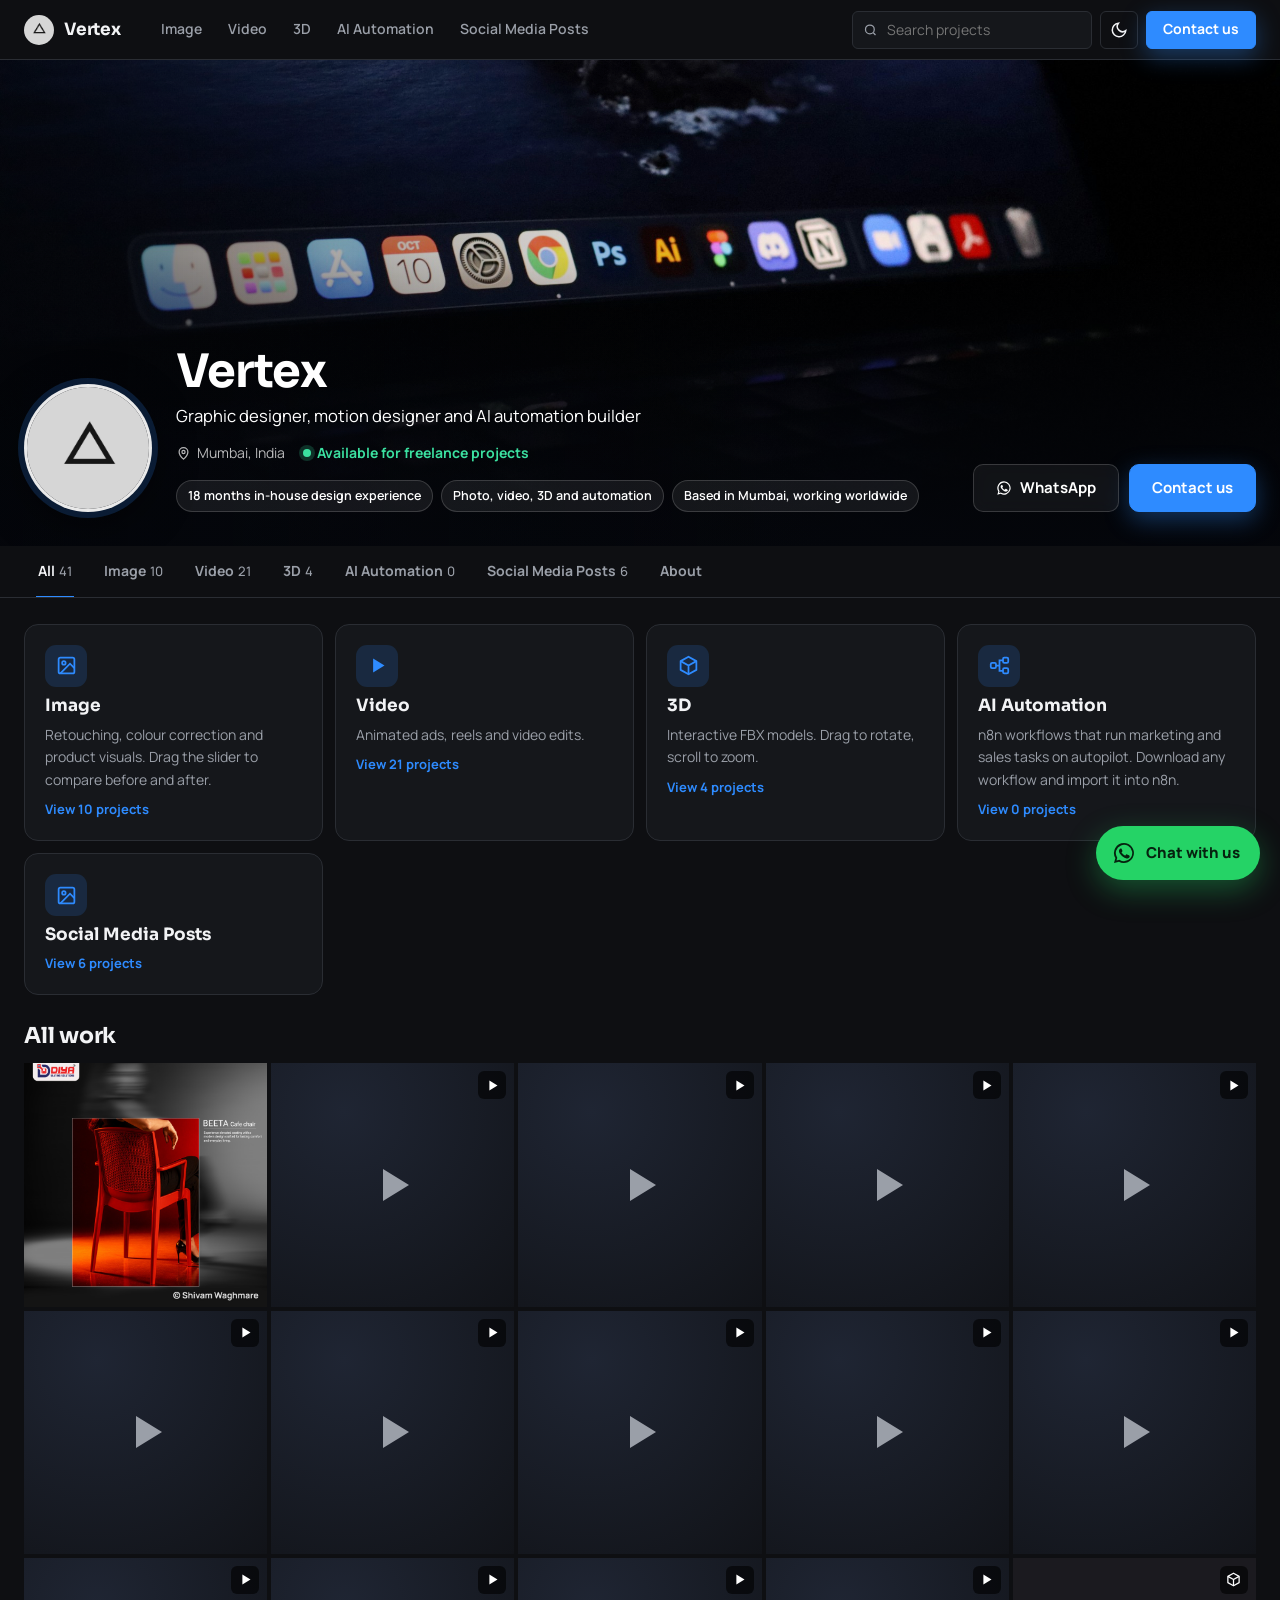
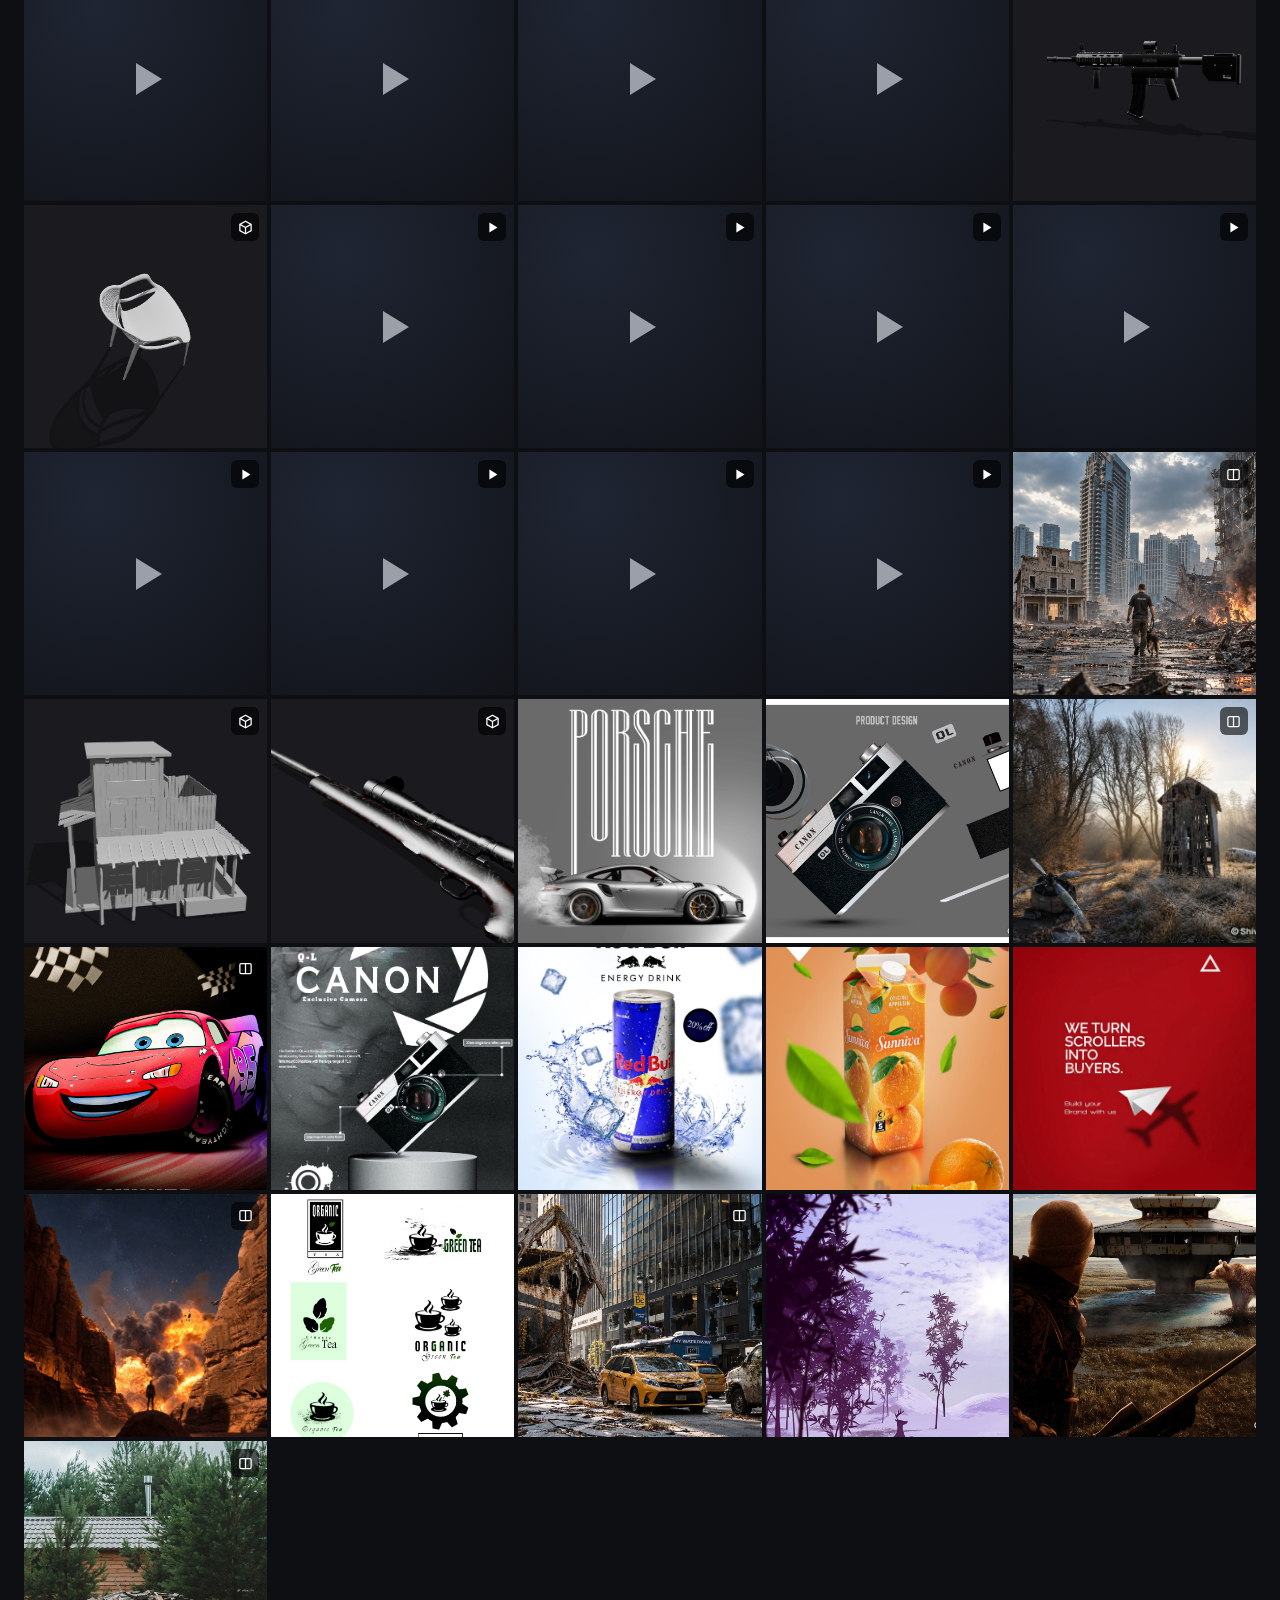
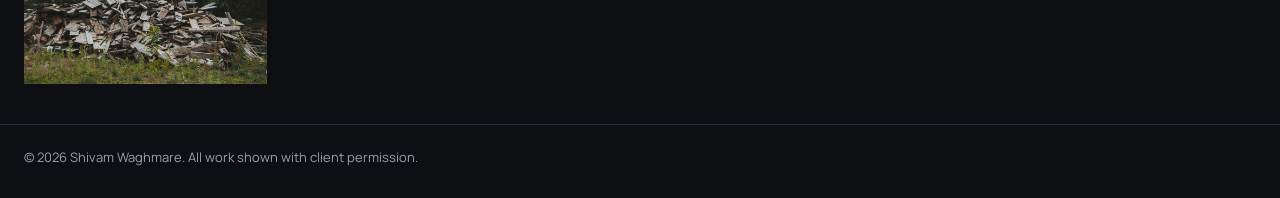
<file: index.html>
<!doctype html>
<html lang="en">
<head>
<meta charset="utf-8">
<meta name="viewport" content="width=device-width, initial-scale=1, viewport-fit=cover">
<title>Portfolio</title>
<meta name="description" content="Portfolio: image editing, motion graphics, 3D models and AI automation.">
<meta name="theme-color" content="#070A12">
<link rel="preconnect" href="https://fonts.googleapis.com">
<link rel="preconnect" href="https://fonts.gstatic.com" crossorigin>
<link href="https://fonts.googleapis.com/css2?family=Manrope:wght@400;500;600;700&family=Sora:wght@600;700&display=swap" rel="stylesheet">
<link rel="stylesheet" href="assets/css/style.css">
<script type="importmap">
{ "imports": {
  "three": "https://cdn.jsdelivr.net/npm/three@0.160.0/build/three.module.js",
  "three/addons/": "https://cdn.jsdelivr.net/npm/three@0.160.0/examples/jsm/"
} }
</script>
<!-- All content (profile, sections, projects) lives in data/portfolio-data.js -->
<script>document.write('<script src="data/portfolio-data.js?v=' + Date.now() + '"><\/script>');</script>
<script>
  (function () {
    var t = null; try { t = localStorage.getItem('pf-theme'); } catch (e) {}
    t = t || ((window.PORTFOLIO || {}).config || {}).defaultTheme || 'dark';
    document.documentElement.dataset.theme = t;
  })();
</script>
</head>
<body>
  <header class="header">
    <div class="wrap">
      <a class="logo" href="#/" id="logo"></a>
      <nav class="top-nav" id="topNav" aria-label="Sections"></nav>
      <div class="header-tools">
        <label class="search" id="searchBox">
          <span class="sr-only">Search projects</span>
          <svg viewBox="0 0 24 24" fill="none" stroke="currentColor" stroke-width="2"><circle cx="11" cy="11" r="7"/><path d="m20 20-3.5-3.5"/></svg>
          <input id="q" type="search" placeholder="Search projects">
        </label>
        <button class="icon-btn" id="searchBtn" aria-label="Search">
          <svg viewBox="0 0 24 24" fill="none" stroke="currentColor" stroke-width="2"><circle cx="11" cy="11" r="7"/><path d="m20 20-3.5-3.5"/></svg>
        </button>
        <button class="icon-btn theme-toggle" id="themeBtn" aria-label="Switch day or night mode">
          <svg class="moon" viewBox="0 0 24 24" fill="none" stroke="currentColor" stroke-width="2"><path d="M21 12.8A9 9 0 1 1 11.2 3a7 7 0 0 0 9.8 9.8z"/></svg>
          <svg class="sun" viewBox="0 0 24 24" fill="none" stroke="currentColor" stroke-width="2"><circle cx="12" cy="12" r="4"/><path d="M12 2v2M12 20v2M4.9 4.9l1.4 1.4M17.7 17.7l1.4 1.4M2 12h2M20 12h2M4.9 19.1l1.4-1.4M17.7 6.3l1.4-1.4"/></svg>
        </button>
        <button class="btn btn-primary" id="hireTop" data-contact>Contact us</button>
      </div>
    </div>
  </header>

  <section class="hero" id="hero">
    <div class="hero-bg" id="heroBg"></div>
    <div class="hero-tools" id="heroTools"></div>
    <div class="wrap hero-wrap"><div class="profile" id="profile"></div></div>
  </section>

  <div class="tabs-bar">
    <div class="wrap"><nav class="tabs" id="tabs" aria-label="Portfolio sections"></nav></div>
  </div>

  <main class="wrap" id="main"></main>

  <footer class="footer"><div class="wrap"><span id="footText"></span><span id="footLinks"></span></div></footer>

  <div class="viewer" id="viewer" hidden role="dialog" aria-modal="true" aria-labelledby="vTitle"></div>
  <a class="fab" id="fab" href="#" target="_blank" rel="noopener" hidden aria-label="Chat on WhatsApp"></a>
  <div class="sheet" id="sheet" hidden role="dialog" aria-modal="true" aria-labelledby="sheetTitle"></div>
  <div class="toast" id="toast" role="status"></div>

  <script src="assets/js/n8n.js"></script>
  <script src="assets/js/site.js"></script>
</body>
</html>
</file>
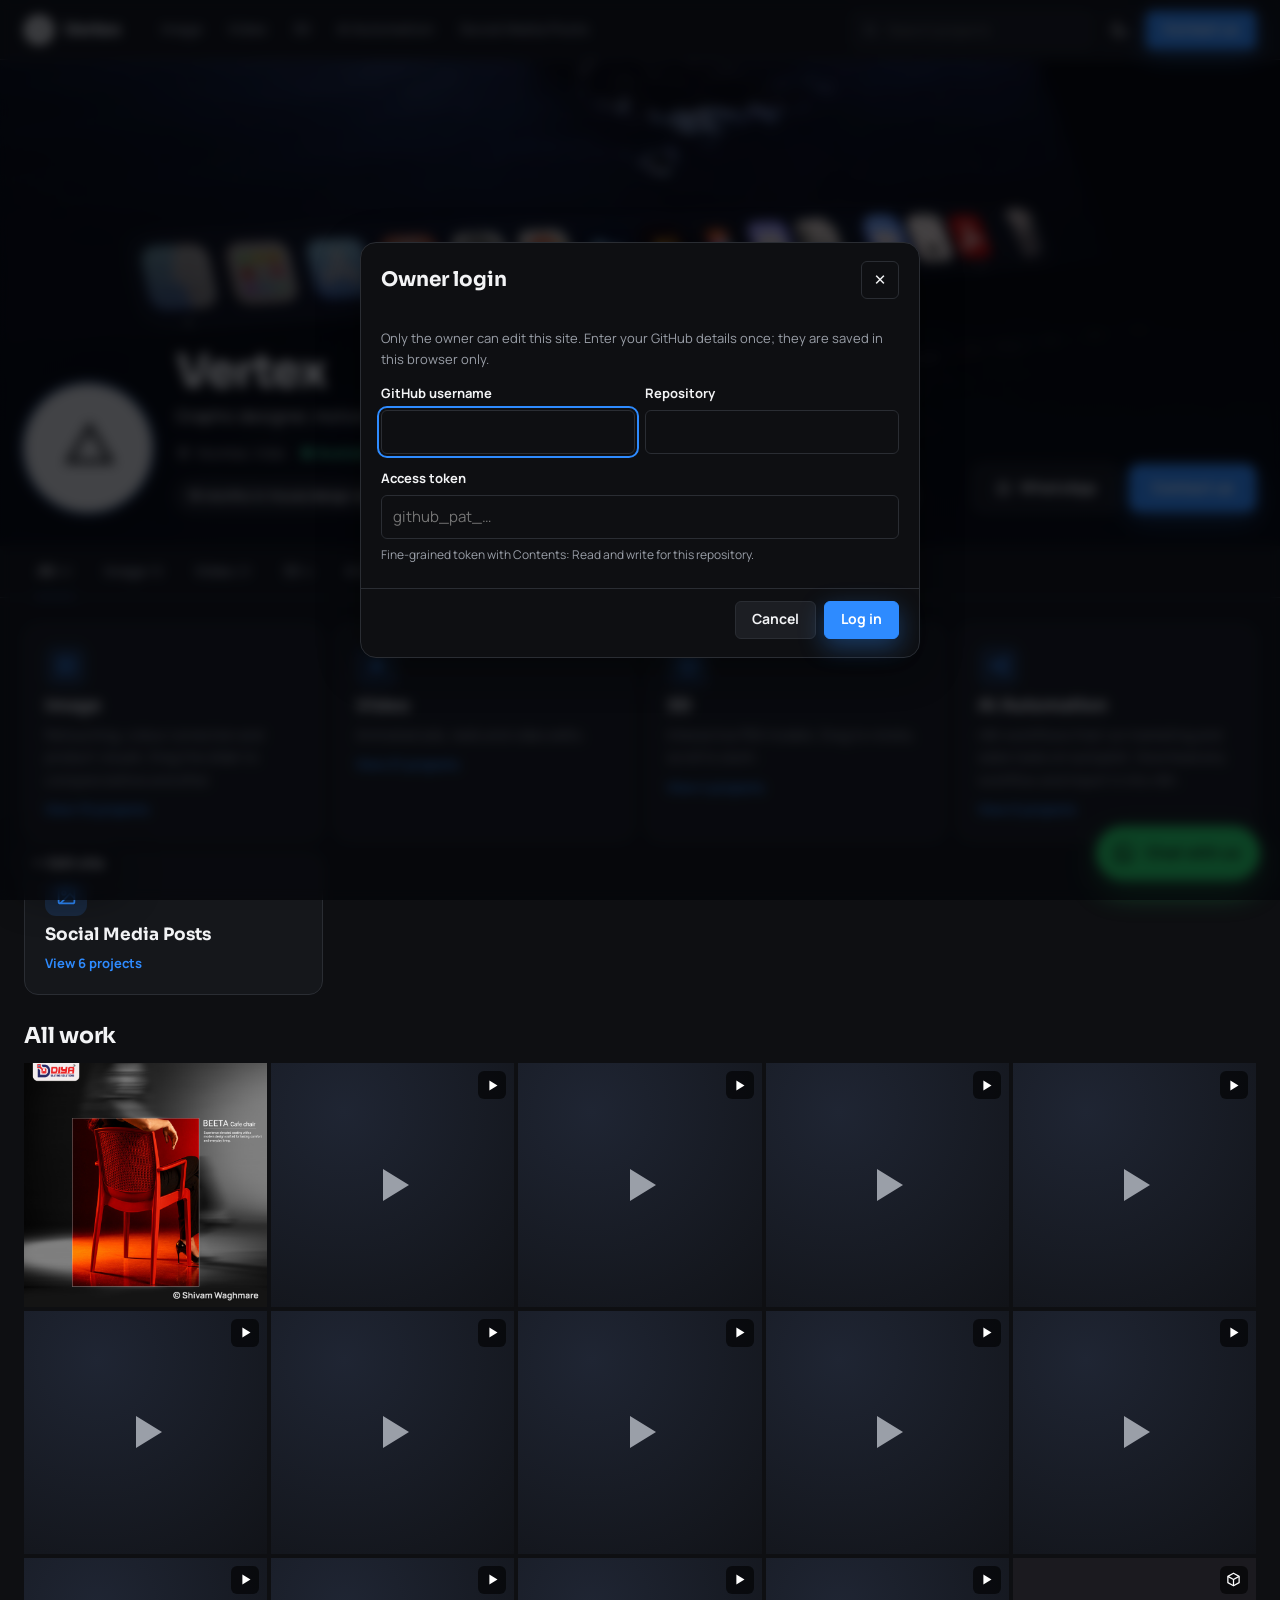
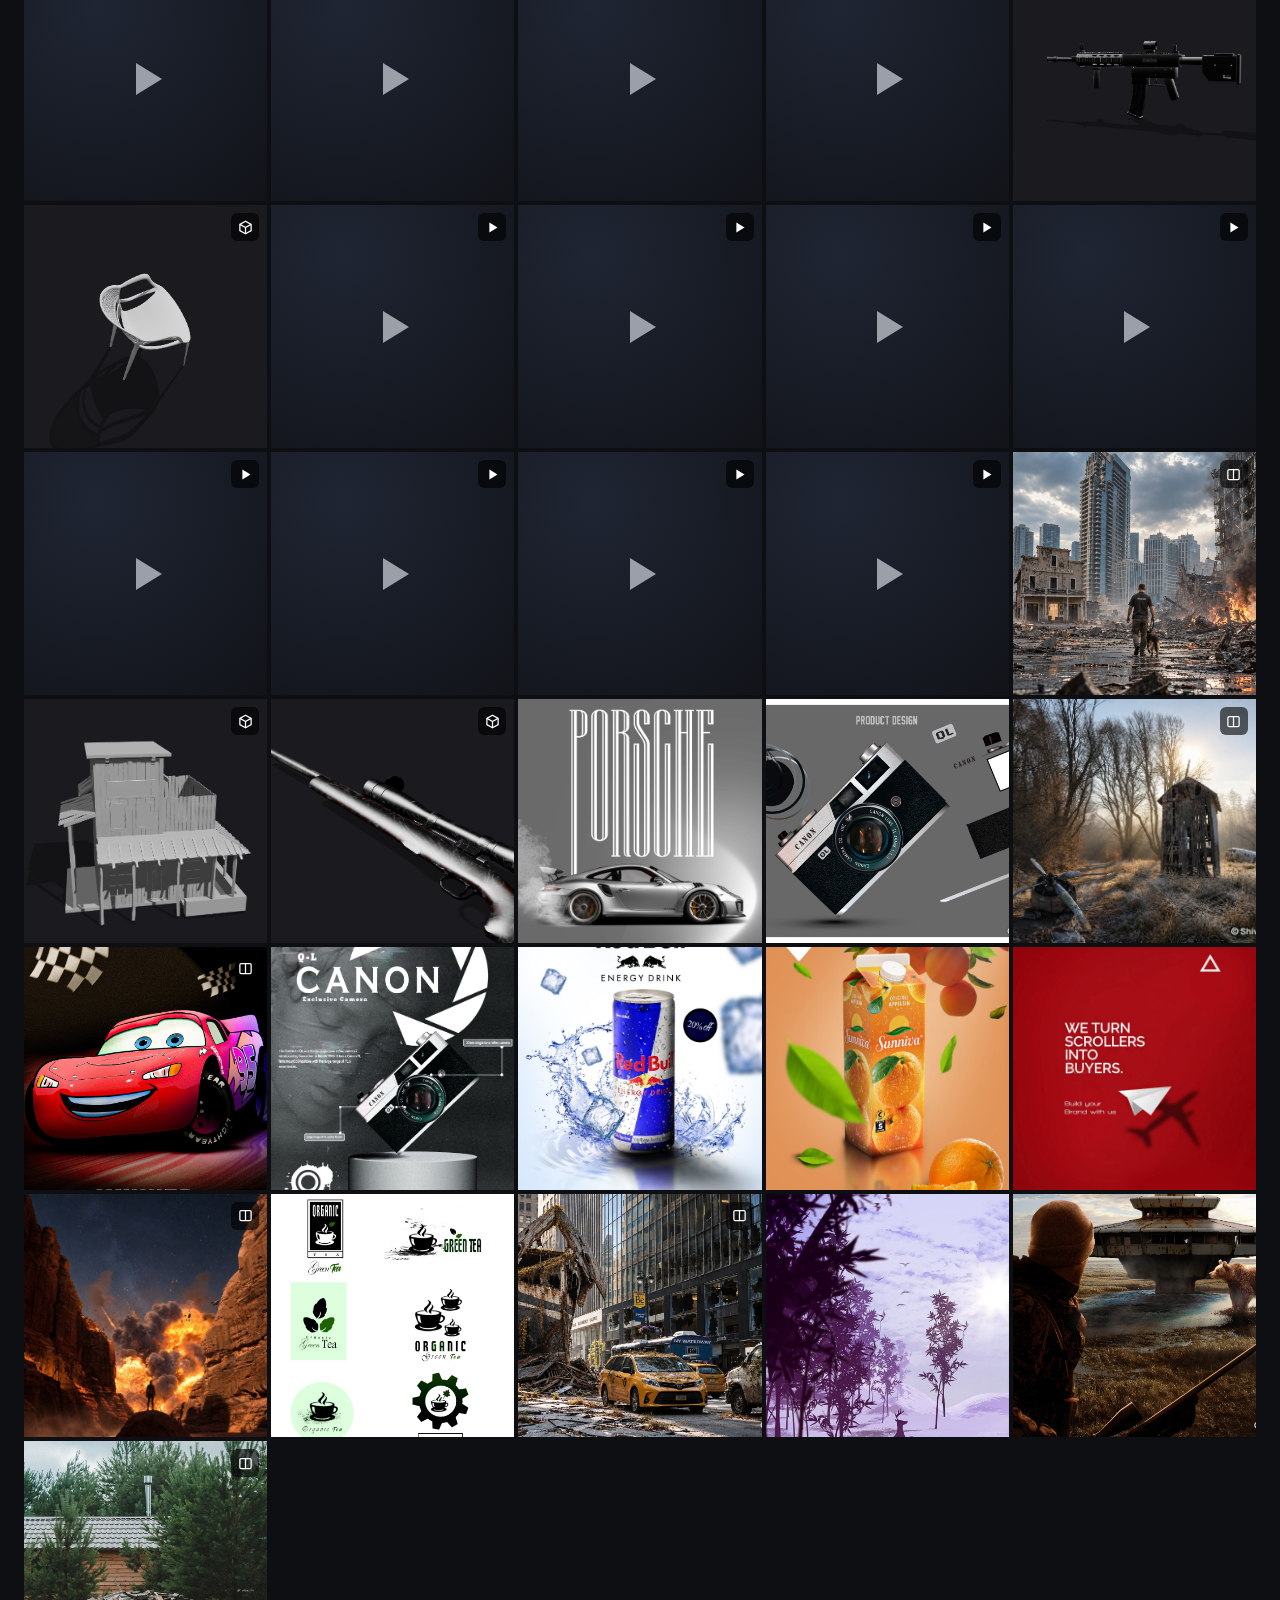
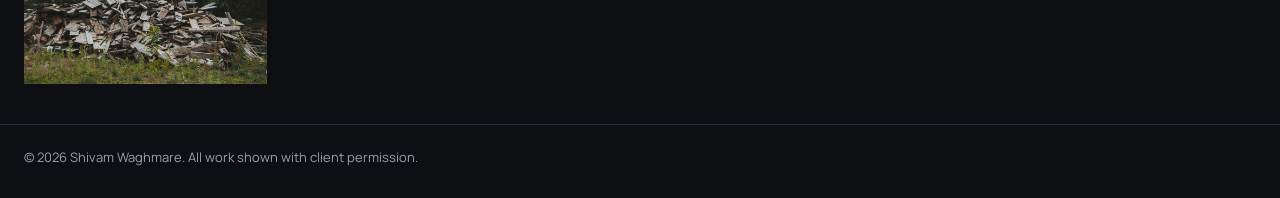
<file: admin.html>
<!doctype html><meta charset="utf-8"><meta name="robots" content="noindex"><title>Edit portfolio</title><meta http-equiv="refresh" content="0; url=index.html#edit"><a href="index.html#edit">Open edit mode</a>
</file>
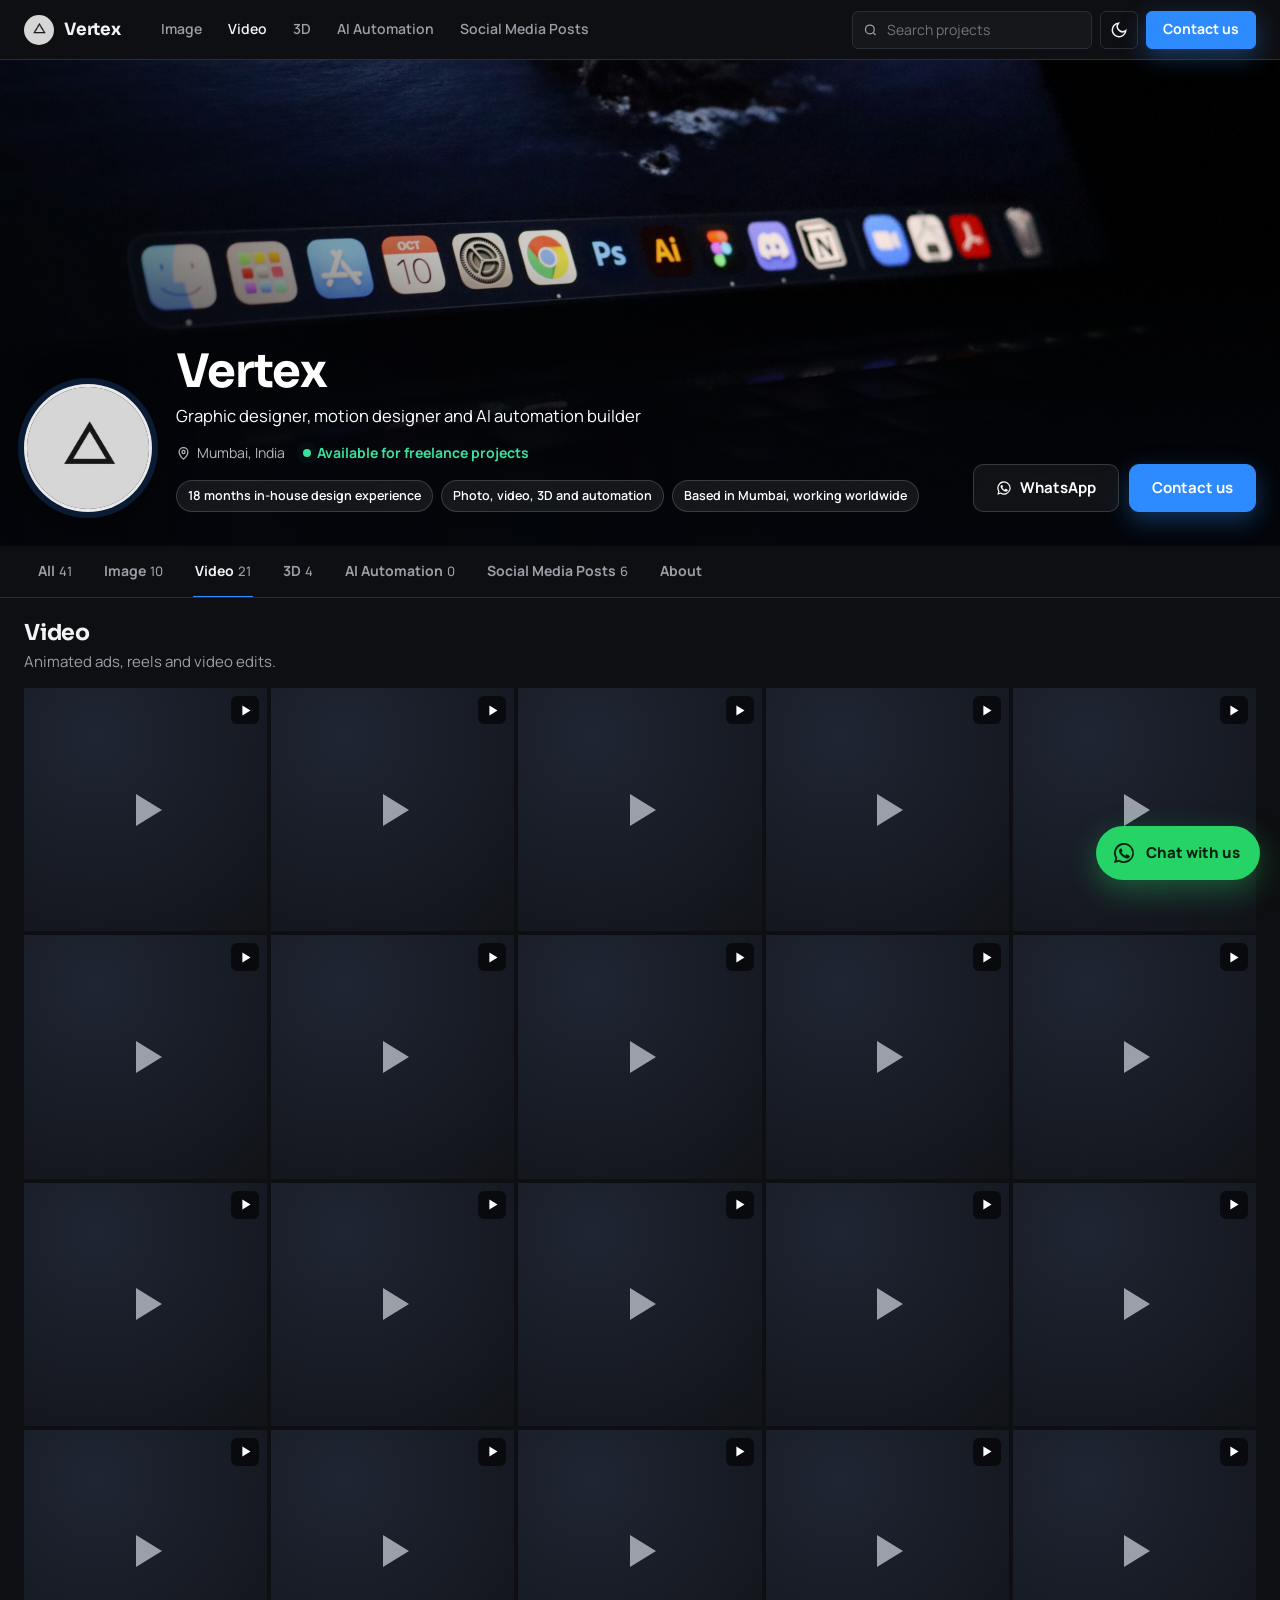
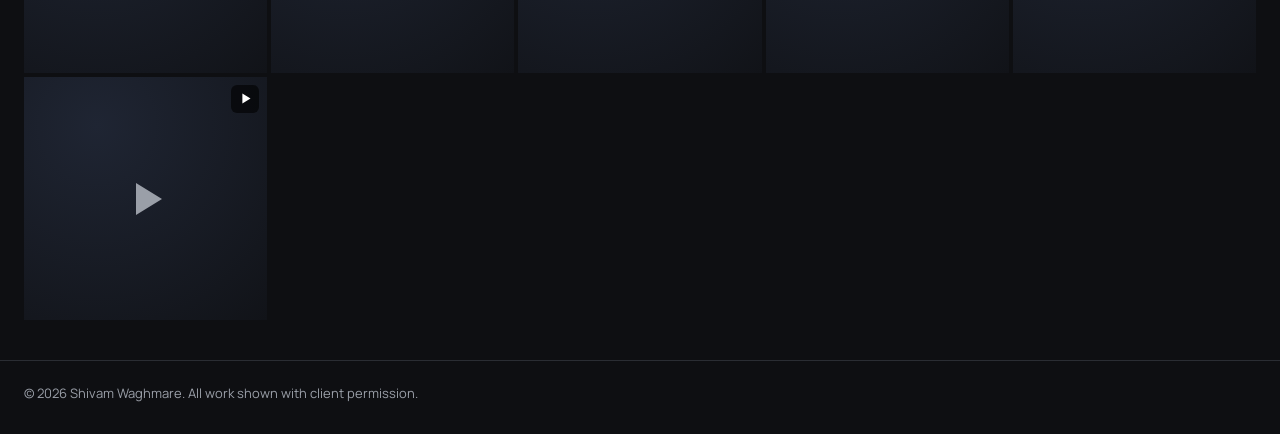
<file: videos.html>
<!doctype html><meta charset="utf-8"><title>Redirecting…</title><meta http-equiv="refresh" content="0; url=index.html#/s/motion-graphics"><a href="index.html#/s/motion-graphics">Go to the portfolio</a>
</file>
<file: assets/css/style.css>
/* ===== Theme tokens. Dark is the default; light mode is the "day" theme. ===== */
:root {
  --accent: #2E8BFF;
  --bg: #0E0F12;
  --bg-2: #15171B;
  --surface: #1C1E23;
  --surface-2: #26292F;
  --ink: #F2F3F5;
  --muted: #9A9FA8;
  --line: #2A2D33;
  --tile: #1A1C20;
  --overlay: rgba(6, 7, 9, .82);
  --shadow: 0 10px 40px rgba(0, 0, 0, .45);
  --font-display: "Sora", "Manrope", system-ui, sans-serif;
  --font-body: "Manrope", system-ui, -apple-system, "Segoe UI", sans-serif;
  --header-h: 60px;
  color-scheme: dark;
}
:root[data-theme="light"] {
  --bg: #FFFFFF;
  --bg-2: #F5F6F8;
  --surface: #EEF0F3;
  --surface-2: #E2E5EA;
  --ink: #121417;
  --muted: #5F6570;
  --line: #E1E4E8;
  --tile: #E9ECEF;
  --overlay: rgba(255, 255, 255, .9);
  --shadow: 0 10px 40px rgba(20, 24, 31, .12);
  color-scheme: light;
}

*, *::before, *::after { box-sizing: border-box; }
[hidden] { display: none !important; }
html, body { margin: 0; }
body { background: var(--bg); color: var(--ink); font: 15px/1.6 var(--font-body); -webkit-font-smoothing: antialiased; }
img, video, canvas { display: block; max-width: 100%; }
a { color: inherit; }
button, input, select, textarea { font: inherit; color: inherit; }
:focus-visible { outline: 2px solid var(--accent); outline-offset: 2px; }
.sr-only { position: absolute; width: 1px; height: 1px; overflow: hidden; clip: rect(0 0 0 0); white-space: nowrap; }
.wrap { width: min(1680px, 100%); margin: 0 auto; padding: 0 24px; }

/* ===== Buttons ===== */
.btn {
  display: inline-flex; align-items: center; justify-content: center; gap: 8px; height: 38px; padding: 0 16px;
  border-radius: 6px; border: 1px solid var(--line); background: var(--surface); color: var(--ink);
  font-weight: 700; font-size: 14px; text-decoration: none; cursor: pointer; white-space: nowrap;
}
.btn:hover { background: var(--surface-2); }
.btn-primary { background: var(--accent); border-color: var(--accent); color: #fff; }
.btn-primary:hover { background: color-mix(in srgb, var(--accent) 85%, #000); }
.btn-ghost { background: transparent; }
.btn-danger { color: #FF5A6E; }
.btn svg { width: 16px; height: 16px; flex: none; }
.icon-btn { width: 38px; height: 38px; padding: 0; border-radius: 6px; border: 1px solid var(--line); background: transparent; display: inline-grid; place-items: center; cursor: pointer; color: var(--ink); text-decoration: none; }
.icon-btn:hover { background: var(--surface); }
.icon-btn svg { width: 18px; height: 18px; }

/* ===== Header ===== */
.header { position: sticky; top: 0; z-index: 50; height: var(--header-h); background: var(--bg); border-bottom: 1px solid var(--line); }
.header .wrap { height: 100%; display: flex; align-items: center; gap: 20px; }
.logo { display: flex; align-items: center; gap: 10px; text-decoration: none; font: 700 17px/1 var(--font-display); letter-spacing: -.01em; white-space: nowrap; }
.logo img { width: 30px; height: 30px; border-radius: 50%; object-fit: cover; }
.top-nav { display: flex; gap: 2px; margin-left: 8px; overflow-x: auto; scrollbar-width: none; }
.top-nav::-webkit-scrollbar { display: none; }
.top-nav a { padding: 8px 12px; border-radius: 6px; text-decoration: none; color: var(--muted); font-weight: 600; font-size: 14px; white-space: nowrap; }
.top-nav a:hover { color: var(--ink); background: var(--surface); }
.top-nav a.active { color: var(--ink); }
.header-tools { margin-left: auto; display: flex; align-items: center; gap: 8px; }
.search { position: relative; width: 240px; }
.search input { width: 100%; height: 38px; border-radius: 6px; border: 1px solid var(--line); background: var(--bg-2); padding: 0 12px 0 34px; font-size: 14px; }
.search svg { position: absolute; left: 11px; top: 50%; transform: translateY(-50%); width: 15px; height: 15px; color: var(--muted); }
#searchBtn { display: none; }
.theme-toggle .sun { display: none; }
:root[data-theme="light"] .theme-toggle .sun { display: block; }
:root[data-theme="light"] .theme-toggle .moon { display: none; }

/* ===== Hero: banner + profile. The hero stays dark in both themes. ===== */
.hero {
  --h-ink: #FFFFFF; --h-muted: rgba(255, 255, 255, .72); --h-line: rgba(255, 255, 255, .16);
  position: relative; overflow: hidden; isolation: isolate; color: var(--h-ink);
  background: radial-gradient(120% 90% at 70% 10%, #0E1A33 0%, #070A12 55%, #04060B 100%);
  min-height: clamp(420px, 38vw, 580px); display: flex; align-items: flex-end;
}
.hero-bg { position: absolute; inset: 0; z-index: -2; background: center/cover no-repeat; }
.hero:not(.has-banner) .hero-bg {
  background:
    radial-gradient(40% 60% at 80% 20%, color-mix(in srgb, var(--accent) 35%, transparent), transparent 70%),
    radial-gradient(35% 50% at 15% 10%, rgba(155, 107, 255, .25), transparent 70%),
    linear-gradient(transparent 0 0);
}
.hero-tools { position: absolute; top: 16px; right: 16px; z-index: 3; display: flex; gap: 8px; }
.hero::after {
  content: ""; position: absolute; inset: 0; z-index: -1; pointer-events: none;
  background:
    linear-gradient(90deg, rgba(4, 6, 11, .6) 0%, rgba(4, 6, 11, .2) 40%, rgba(4, 6, 11, 0) 65%),
    linear-gradient(0deg, rgba(4, 6, 11, .96) 0%, rgba(4, 6, 11, .55) 28%, rgba(4, 6, 11, 0) 60%);
}
.hero-wrap { width: min(1680px, 100%); }

.profile { position: relative; width: 100%; display: grid; grid-template-columns: auto 1fr auto; gap: 24px; align-items: end; padding-top: 120px; padding-bottom: 34px; pointer-events: none; }
.profile > * { pointer-events: auto; }
.avatar { width: 128px; height: 128px; border-radius: 50%; object-fit: cover; border: 3px solid rgba(255, 255, 255, .9); background: var(--surface); box-shadow: 0 0 0 6px rgba(46, 139, 255, .18), 0 12px 40px rgba(0, 0, 0, .5); }
.profile h1 { font: 700 clamp(30px, 3.6vw, 48px)/1.05 var(--font-display); letter-spacing: -.025em; margin: 0 0 8px; color: var(--h-ink); }
.headline { margin: 0; color: var(--h-ink); font-size: clamp(15px, 1.3vw, 18px); max-width: 52ch; }
.meta-row { display: flex; flex-wrap: wrap; gap: 6px 18px; margin-top: 12px; color: var(--h-muted); font-size: 14px; }
.meta-row span { display: inline-flex; align-items: center; gap: 6px; }
.meta-row svg { width: 15px; height: 15px; }
.avail { color: #3BE0A0; font-weight: 700; }
.avail::before { content: ""; width: 8px; height: 8px; border-radius: 50%; background: currentColor; display: inline-block; box-shadow: 0 0 0 4px rgba(59, 224, 160, .2); animation: pulse 2s infinite; }
@keyframes pulse { 50% { box-shadow: 0 0 0 7px rgba(59, 224, 160, 0); } }
.profile-actions { display: flex; gap: 10px; flex-wrap: wrap; justify-content: flex-end; align-items: center; }
.hero .btn:not(.btn-primary) { background: rgba(255, 255, 255, .06); border-color: var(--h-line); color: #fff; backdrop-filter: blur(8px); }
.hero .btn:not(.btn-primary):hover { background: rgba(255, 255, 255, .14); }
.hero .icon-btn { color: #fff; border-color: var(--h-line); background: rgba(255, 255, 255, .06); }
.btn-lg { height: 48px; padding: 0 22px; font-size: 15px; border-radius: 10px; }
.btn-primary { box-shadow: 0 8px 24px color-mix(in srgb, var(--accent) 35%, transparent); }
.socials { display: flex; gap: 6px; }
.trust { display: flex; flex-wrap: wrap; gap: 8px; margin-top: 16px; }
.trust span { font-size: 12.5px; font-weight: 600; color: #fff; padding: 5px 11px; border-radius: 999px; background: rgba(255, 255, 255, .07); border: 1px solid var(--h-line); }

/* ===== Services ===== */
.services { display: grid; grid-template-columns: repeat(auto-fit, minmax(240px, 1fr)); gap: 12px; padding: 26px 0 6px; }
.svc { display: grid; gap: 8px; align-content: start; padding: 20px; border-radius: 14px; background: var(--bg-2); border: 1px solid var(--line); text-decoration: none; transition: border-color .2s, transform .2s; }
.svc:hover { border-color: color-mix(in srgb, var(--accent) 60%, var(--line)); transform: translateY(-2px); }
.svc .ic { width: 42px; height: 42px; border-radius: 11px; display: grid; place-items: center; background: color-mix(in srgb, var(--accent) 16%, transparent); color: var(--accent); }
.svc .ic svg { width: 21px; height: 21px; }
.svc b { font: 700 17px/1.25 var(--font-display); }
.svc p { margin: 0; color: var(--muted); font-size: 14px; }
.svc span { font-size: 13px; font-weight: 700; color: var(--accent); }

/* ===== Tabs ===== */
.tabs-bar { position: sticky; top: var(--header-h); z-index: 40; background: var(--bg); border-bottom: 1px solid var(--line); }
.tabs { display: flex; gap: 4px; overflow-x: auto; scrollbar-width: none; }
.tabs::-webkit-scrollbar { display: none; }
.tabs a { position: relative; padding: 14px 14px; text-decoration: none; color: var(--muted); font-weight: 700; font-size: 14px; white-space: nowrap; }
.tabs a:hover { color: var(--ink); }
.tabs a.active { color: var(--ink); }
.tabs a.active::after { content: ""; position: absolute; left: 12px; right: 12px; bottom: -1px; height: 2px; background: var(--accent); }
.tabs .n { color: var(--muted); font-weight: 500; margin-left: 4px; font-size: 13px; }

.section-head { display: flex; align-items: baseline; justify-content: space-between; gap: 16px; padding: 22px 0 14px; flex-wrap: wrap; }
.section-head h2 { font: 700 22px/1.2 var(--font-display); margin: 0; letter-spacing: -.01em; }
.section-head p { margin: 4px 0 0; color: var(--muted); max-width: 70ch; }
.sort select { height: 34px; border-radius: 6px; border: 1px solid var(--line); background: var(--bg-2); padding: 0 10px; font-size: 13px; }

/* ===== Grid of square tiles ===== */
.grid { display: grid; grid-template-columns: repeat(auto-fill, minmax(230px, 1fr)); gap: 4px; padding-bottom: 40px; }
.tile { position: relative; aspect-ratio: 1; overflow: hidden; background: var(--tile); cursor: pointer; border: 0; padding: 0; text-align: left; display: block; }
.tile img, .tile video, .tile .tile-svg { width: 100%; height: 100%; object-fit: cover; transition: transform .35s ease; }
.tile .tile-svg { display: grid; place-items: center; padding: 14px; background: radial-gradient(circle at 30% 20%, #1F2533, #111318); }
:root[data-theme="light"] .tile .tile-svg { background: radial-gradient(circle at 30% 20%, #FFFFFF, #E9ECF1); }
.tile .tile-svg svg { width: 100%; height: 100%; }
.tile .tile-svg > svg:not(.n8n-svg) { width: 48px; height: 48px; }
.tile:hover img, .tile:hover .tile-svg, .tile:focus-visible img { transform: scale(1.04); }
.tile-info {
  position: absolute; inset: auto 0 0 0; padding: 36px 12px 10px; color: #fff;
  background: linear-gradient(transparent, rgba(0, 0, 0, .8)); opacity: 0; transition: opacity .2s;
}
.tile:hover .tile-info, .tile:focus-visible .tile-info { opacity: 1; }
.tile-info b { display: block; font-size: 14px; line-height: 1.3; }
.tile-info span { font-size: 12px; opacity: .8; }
.badge { position: absolute; top: 8px; right: 8px; width: 28px; height: 28px; border-radius: 6px; background: rgba(0, 0, 0, .6); color: #fff; display: grid; place-items: center; }
.badge svg { width: 15px; height: 15px; }
.star { position: absolute; top: 8px; left: 8px; font-size: 11px; font-weight: 700; background: var(--accent); color: #fff; padding: 2px 8px; border-radius: 4px; }
@media (hover: none) { .tile-info { opacity: 1; } }
.empty { grid-column: 1/-1; padding: 60px 20px; text-align: center; color: var(--muted); border: 1px dashed var(--line); border-radius: 8px; }

/* ===== About ===== */
.about { display: grid; grid-template-columns: minmax(0, 1.4fr) minmax(280px, 1fr); gap: 32px; padding: 28px 0 60px; }
.about h2 { font: 700 20px/1.2 var(--font-display); margin: 0 0 12px; }
.about p { margin: 0 0 16px; max-width: 68ch; }
.card { background: var(--bg-2); border: 1px solid var(--line); border-radius: 10px; padding: 20px; margin-bottom: 16px; }
.chips { display: flex; flex-wrap: wrap; gap: 6px; }
.chip { font-size: 13px; padding: 5px 11px; border-radius: 999px; background: var(--surface); border: 1px solid var(--line); }
.exp { list-style: none; margin: 0; padding: 0; display: grid; gap: 14px; }
.exp b { display: block; }
.exp span { color: var(--muted); font-size: 14px; }
.contact-list { display: grid; gap: 8px; }
.contact-list a { display: flex; align-items: center; gap: 10px; text-decoration: none; padding: 10px 12px; border-radius: 8px; background: var(--surface); font-weight: 600; font-size: 14px; word-break: break-all; }
.contact-list a:hover { background: var(--surface-2); }
.contact-list svg { width: 18px; height: 18px; flex: none; color: var(--accent); }

.footer { border-top: 1px solid var(--line); padding: 22px 0 30px; color: var(--muted); font-size: 13px; }
.footer .wrap { display: flex; justify-content: space-between; gap: 12px; flex-wrap: wrap; }
.footer a { color: var(--muted); }

/* ===== Project viewer (full page overlay) ===== */
.viewer:focus { outline: none; }
.viewer { position: fixed; inset: 0; z-index: 100; background: var(--bg); overflow-y: auto; }
.viewer-top { position: sticky; top: 0; z-index: 5; height: 56px; display: flex; align-items: center; gap: 8px; padding: 0 16px; background: var(--bg); border-bottom: 1px solid var(--line); }
.viewer-top .title { font-weight: 700; overflow: hidden; text-overflow: ellipsis; white-space: nowrap; flex: 1; }
.viewer-body { display: grid; grid-template-columns: minmax(0, 1fr) 380px; min-height: calc(100vh - 56px); }
.viewer-media { padding: 24px; display: grid; gap: 16px; align-content: start; justify-items: center; background: var(--bg-2); }
.viewer-media > * { width: 100%; max-width: 1280px; }
.viewer-media img { width: 100%; height: auto; border-radius: 4px; }
.viewer-media video, .viewer-media iframe { width: 100%; aspect-ratio: 16/9; border: 0; border-radius: 4px; background: #000; }
.viewer-side { border-left: 1px solid var(--line); padding: 24px; display: grid; gap: 18px; align-content: start; }
.viewer-side .artist { display: flex; align-items: center; gap: 12px; }
.viewer-side .artist img { width: 48px; height: 48px; border-radius: 50%; object-fit: cover; }
.viewer-side .artist b { display: block; }
.viewer-side .artist span { color: var(--muted); font-size: 13px; }
.viewer-side h1 { font: 700 24px/1.2 var(--font-display); margin: 0; letter-spacing: -.01em; }
.viewer-side p { margin: 0; white-space: pre-line; }
.label { font-size: 13px; color: var(--muted); font-weight: 600; margin-bottom: 8px; }
.kv { display: grid; grid-template-columns: auto 1fr; gap: 6px 16px; font-size: 14px; margin: 0; }
.kv dt { color: var(--muted); }
.kv dd { margin: 0; }
.more { display: grid; grid-template-columns: repeat(3, 1fr); gap: 4px; }
.more .tile-info { display: none; }

/* Before / after slider */
.ba { position: relative; overflow: hidden; border-radius: 4px; user-select: none; touch-action: pan-y; cursor: ew-resize; background: #000; }
.ba img { width: 100%; height: auto; pointer-events: none; }
.ba .ba-before { position: absolute; inset: 0; clip-path: inset(0 calc(100% - var(--pos, 50%)) 0 0); }
.ba .ba-before img { width: 100%; height: 100%; object-fit: cover; }
.ba .ba-line { position: absolute; top: 0; bottom: 0; left: var(--pos, 50%); width: 2px; background: #fff; transform: translateX(-1px); }
.ba .ba-knob { position: absolute; top: 50%; left: var(--pos, 50%); width: 44px; height: 44px; border-radius: 50%; background: #fff; color: #111; display: grid; place-items: center; transform: translate(-50%, -50%); box-shadow: 0 4px 16px rgba(0, 0, 0, .4); }
.ba .ba-tag { position: absolute; top: 12px; padding: 3px 10px; border-radius: 4px; background: rgba(0, 0, 0, .6); color: #fff; font-size: 12px; font-weight: 700; }
.ba .ba-tag.l { left: 12px; } .ba .ba-tag.r { right: 12px; }
.ba input[type=range] { position: absolute; inset: 0; width: 100%; height: 100%; opacity: 0; cursor: ew-resize; margin: 0; }

/* 3D viewer */
.v3d-wrap { position: relative; }
.v3d { position: relative; width: 100%; aspect-ratio: 16/10; max-height: calc(100vh - 170px); border-radius: 4px; overflow: hidden; background: radial-gradient(circle at 50% 35%, #2A2E36, #121418); }
:root[data-theme="light"] .v3d { background: radial-gradient(circle at 50% 35%, #FFFFFF, #DDE1E7); }
.v3d canvas { width: 100% !important; height: 100% !important; cursor: grab; }
.v3d canvas:active { cursor: grabbing; }
.v3d-status { position: absolute; inset: 0; display: grid; place-items: center; color: var(--muted); font-size: 14px; padding: 20px; text-align: center; }
.v3d-status.err { color: #FF5A6E; }
.v3d-bar { display: flex; flex-wrap: wrap; gap: 6px; margin-top: 10px; align-items: center; }
.v3d-bar .hint { color: var(--muted); font-size: 13px; margin-left: auto; }
.v3d-bar .btn[aria-pressed="true"] { border-color: var(--accent); color: var(--accent); }
.v3d:fullscreen { max-height: none; border-radius: 0; }

/* n8n diagram */
.flow { border-radius: 4px; background: #14161B; background-image: radial-gradient(#2A2E36 1px, transparent 1px); background-size: 20px 20px; padding: 16px; overflow: auto; }
:root[data-theme="light"] .flow { background-color: #F6F7F9; background-image: radial-gradient(#D5D9DF 1px, transparent 1px); }
.flow svg { width: 100%; height: auto; min-width: 640px; max-height: 70vh; }
.n8n-edge { fill: none; stroke: #7B818C; stroke-width: 2.5; }
.n8n-port { fill: #7B818C; }
.n8n-box { fill: #22252C; stroke: var(--c); stroke-width: 2.5; }
:root[data-theme="light"] .n8n-box { fill: #FFFFFF; }
.n8n-label { fill: var(--ink); font: 600 15px var(--font-body); }
.tile .n8n-box { fill: #1E2229; }
:root[data-theme="light"] .tile .n8n-box { fill: #FFFFFF; }
.node-list { list-style: none; margin: 0; padding: 0; display: grid; gap: 6px; }
.node-list li { display: flex; align-items: center; gap: 10px; font-size: 14px; }
.node-list i { width: 10px; height: 10px; border-radius: 3px; flex: none; }
.node-list span { color: var(--muted); margin-left: auto; font-size: 12px; }
.import-help { font-size: 13px; color: var(--muted); background: var(--surface); border-radius: 8px; padding: 12px; }

.toast { position: fixed; bottom: 24px; left: 50%; transform: translate(-50%, 16px); background: var(--ink); color: var(--bg); padding: 10px 18px; border-radius: 8px; font-weight: 700; font-size: 14px; opacity: 0; pointer-events: none; transition: .2s; z-index: 200; }
.toast.show { opacity: 1; transform: translate(-50%, 0); }

/* ===== Responsive ===== */
@media (max-width: 1100px) {
  .viewer-body { grid-template-columns: 1fr; }
  .viewer-side { border-left: 0; border-top: 1px solid var(--line); }
  .top-nav { display: none; }
}
@media (max-width: 760px) {
  .wrap { padding: 0 16px; }
  .search { display: none; }
  #searchBtn { display: inline-grid; }
  .search.open { display: block; position: absolute; left: 16px; right: 16px; top: 11px; width: auto; }
  .profile { grid-template-columns: 1fr; margin-top: -60px; gap: 12px; }
  .avatar { width: 104px; height: 104px; }
  .profile-actions { justify-content: flex-start; }
  .grid { grid-template-columns: repeat(2, 1fr); gap: 3px; }
  .about { grid-template-columns: 1fr; }
  .viewer-media { padding: 12px; }
  .viewer-side { padding: 18px 16px; }
  .v3d { aspect-ratio: 1; }
  .v3d-bar .hint { margin-left: 0; width: 100%; }
  .logo span { display: none; }
}
@media (prefers-reduced-motion: reduce) { * { transition: none !important; } }

/* ===== Admin ===== */
.admin-top { position: sticky; top: 0; z-index: 20; display: flex; align-items: center; gap: 12px; padding: 12px 24px; background: var(--bg); border-bottom: 1px solid var(--line); flex-wrap: wrap; }
.admin-top .logo { font-size: 16px; }
.status { font-size: 13px; color: var(--muted); }
.status.dirty { color: #F2A93B; font-weight: 700; }
.admin-wrap { max-width: 1280px; margin: 0 auto; padding: 20px 24px 60px; }
.admin-tabs { display: flex; gap: 4px; border-bottom: 1px solid var(--line); margin-bottom: 20px; overflow-x: auto; }
.admin-tabs button { background: none; border: 0; padding: 12px 14px; font-weight: 700; color: var(--muted); cursor: pointer; position: relative; white-space: nowrap; }
.admin-tabs button[aria-selected="true"] { color: var(--ink); }
.admin-tabs button[aria-selected="true"]::after { content: ""; position: absolute; left: 10px; right: 10px; bottom: -1px; height: 2px; background: var(--accent); }
.admin-cols { display: grid; grid-template-columns: minmax(320px, 460px) 1fr; gap: 24px; align-items: start; }
.panel { background: var(--bg-2); border: 1px solid var(--line); border-radius: 10px; padding: 20px; }
.panel h2 { font: 700 18px/1.2 var(--font-display); margin: 0 0 14px; }
.field { display: grid; gap: 6px; margin-bottom: 14px; }
.field > label, .field .lbl { font-size: 13px; font-weight: 700; }
.field small { color: var(--muted); font-size: 12px; }
.field input:not([type=checkbox]), .field select, .field textarea { width: 100%; padding: 9px 11px; border: 1px solid var(--line); border-radius: 6px; background: var(--bg); }
.field textarea { min-height: 96px; resize: vertical; }
.row { display: flex; gap: 10px; }
.row > * { flex: 1; min-width: 0; }
.drop { border: 2px dashed var(--line); border-radius: 8px; padding: 16px; text-align: center; color: var(--muted); cursor: pointer; background: var(--bg); font-size: 14px; }
.drop.over { border-color: var(--accent); color: var(--accent); }
.thumbs { display: flex; flex-wrap: wrap; gap: 6px; margin-top: 8px; }
.thumbs .t { position: relative; width: 72px; height: 72px; border-radius: 6px; overflow: hidden; background: var(--surface); }
.thumbs .t img, .thumbs .t video { width: 100%; height: 100%; object-fit: cover; }
.thumbs .t button { position: absolute; top: 3px; right: 3px; width: 20px; height: 20px; border-radius: 50%; border: 0; background: rgba(0, 0, 0, .7); color: #fff; font-size: 12px; line-height: 1; cursor: pointer; }
.preview-box { border-radius: 8px; overflow: hidden; margin-top: 8px; }
.preview-box .v3d { aspect-ratio: 1; }
.preview-box .flow svg { min-width: 0; }
.item-list { display: grid; gap: 6px; }
.item-row { display: grid; grid-template-columns: 60px 1fr auto; gap: 12px; align-items: center; background: var(--bg); border: 1px solid var(--line); border-radius: 8px; padding: 6px; }
.item-row .th { width: 60px; height: 60px; border-radius: 6px; object-fit: cover; background: var(--surface); overflow: hidden; display: grid; place-items: center; }
.item-row .th svg { width: 100%; height: 100%; }
.item-row .t1 { font-weight: 700; font-size: 14px; }
.item-row .t2 { font-size: 12px; color: var(--muted); }
.item-row .btns { display: flex; gap: 4px; }
.item-row .btn { height: 32px; padding: 0 10px; font-size: 13px; }
.filters { display: flex; gap: 8px; margin-bottom: 12px; flex-wrap: wrap; }
.filters select, .filters input { height: 36px; border: 1px solid var(--line); border-radius: 6px; background: var(--bg); padding: 0 10px; }
.filters input { flex: 1; }
.note { font-size: 13px; color: var(--muted); background: var(--bg); border: 1px solid var(--line); padding: 10px 12px; border-radius: 8px; margin-bottom: 14px; }
.log { font: 12.5px/1.6 ui-monospace, Menlo, Consolas, monospace; background: var(--bg); border: 1px solid var(--line); border-radius: 8px; padding: 12px; max-height: 240px; overflow: auto; white-space: pre-wrap; }
.check { display: flex; align-items: center; gap: 8px; font-size: 14px; font-weight: 600; }
@media (max-width: 900px) { .admin-cols { grid-template-columns: 1fr; } .admin-wrap, .admin-top { padding-left: 16px; padding-right: 16px; } }

/* ===== Contact sheet, floating chat button, AI prompt ===== */
.fab { position: fixed; right: 20px; bottom: 20px; z-index: 120; display: inline-flex; align-items: center; gap: 10px; height: 54px; padding: 0 20px 0 16px; border-radius: 999px; background: #25D366; color: #06220F; font-weight: 800; text-decoration: none; box-shadow: 0 10px 30px rgba(37, 211, 102, .35); }
.fab svg { width: 24px; height: 24px; }
.fab:hover { filter: brightness(1.05); }
body.viewing .fab { display: none; }
.sheet { position: fixed; inset: 0; z-index: 150; background: rgba(3, 5, 9, .7); backdrop-filter: blur(6px); display: grid; place-items: center; padding: 20px; }
.sheet-box { width: min(560px, 100%); max-height: calc(100vh - 40px); overflow-y: auto; background: var(--bg); border: 1px solid var(--line); border-radius: 18px; padding: 26px; box-shadow: var(--shadow); position: relative; }
.sheet-box h2 { font: 700 24px/1.2 var(--font-display); margin: 0 0 6px; }
.sheet-box > p { margin: 0 0 18px; color: var(--muted); }
.sheet-box .close { position: absolute; top: 14px; right: 14px; }
.quick { display: grid; grid-template-columns: repeat(3, 1fr); gap: 8px; margin-bottom: 18px; }
.quick a { display: grid; justify-items: center; gap: 6px; padding: 14px 8px; border-radius: 12px; background: var(--surface); text-decoration: none; font-weight: 700; font-size: 13px; }
.quick a:hover { background: var(--surface-2); }
.quick svg { width: 22px; height: 22px; color: var(--accent); }
.quick a.wa svg { color: #25D366; }
.cform { display: grid; gap: 12px; }
.cform label { display: grid; gap: 6px; font-size: 13px; font-weight: 700; }
.cform input, .cform select, .cform textarea { width: 100%; padding: 11px 12px; border: 1px solid var(--line); border-radius: 10px; background: var(--bg-2); font-weight: 500; }
.cform textarea { min-height: 96px; resize: vertical; }
.cform .row2 { display: grid; grid-template-columns: 1fr 1fr; gap: 12px; }
.cform .acts { display: flex; gap: 8px; flex-wrap: wrap; margin-top: 4px; }
.cform .acts .btn { flex: 1; }
.cta-card { border-radius: 14px; padding: 18px; background: linear-gradient(135deg, color-mix(in srgb, var(--accent) 22%, var(--bg-2)), var(--bg-2)); border: 1px solid color-mix(in srgb, var(--accent) 35%, var(--line)); display: grid; gap: 10px; }
.cta-card b { font: 700 17px/1.3 var(--font-display); }
.cta-card p { margin: 0; color: var(--muted); font-size: 14px; }
.chip.ai { border-color: color-mix(in srgb, #B07CFF 50%, var(--line)); background: color-mix(in srgb, #B07CFF 14%, transparent); }
.prompt-box { position: relative; background: var(--surface); border-radius: 10px; padding: 12px 12px 44px; font-size: 13.5px; line-height: 1.55; white-space: pre-wrap; word-break: break-word; max-height: 220px; overflow: auto; }
.prompt-box .btn { position: absolute; right: 8px; bottom: 8px; height: 30px; padding: 0 10px; font-size: 12px; }
.ai-badge { position: absolute; bottom: 8px; left: 8px; font-size: 11px; font-weight: 800; padding: 2px 7px; border-radius: 4px; background: rgba(176, 124, 255, .9); color: #fff; }
.tile:hover .ai-badge { opacity: 0; }
.steps { list-style: none; margin: 0; padding: 0; display: grid; gap: 12px; counter-reset: s; }
.steps li { display: grid; grid-template-columns: 32px 1fr; gap: 12px; align-items: start; counter-increment: s; }
.steps li::before { content: counter(s); width: 32px; height: 32px; border-radius: 50%; display: grid; place-items: center; background: color-mix(in srgb, var(--accent) 18%, transparent); color: var(--accent); font-weight: 800; }
.steps b { display: block; }
.steps span { color: var(--muted); font-size: 14px; }
@media (max-width: 760px) {
  .hero { min-height: 0; }
  .profile { grid-template-columns: 1fr; gap: 14px; padding-top: 150px; padding-bottom: 24px; }
  .avatar { width: 96px; height: 96px; }
  .profile-actions { justify-content: flex-start; }
  .profile-actions .btn { flex: 1; }
  .hero::after { background: linear-gradient(0deg, rgba(4, 6, 11, .97) 0%, rgba(4, 6, 11, .75) 55%, rgba(4, 6, 11, .2) 100%); }
  .fab { right: 14px; bottom: 14px; height: 50px; padding: 0 14px; }
  .fab span { display: none; }
  .quick { grid-template-columns: repeat(3, 1fr); }
  .cform .row2 { grid-template-columns: 1fr; }
  .sheet { padding: 0; align-items: end; }
  .sheet-box { border-radius: 18px 18px 0 0; max-height: 92vh; }
}
@media (prefers-reduced-motion: reduce) { .avail::before { animation: none; } }

/* ===== Protection ===== */
.protect img, .protect video { -webkit-user-drag: none; user-select: none; -webkit-touch-callout: none; }

/* ===== Locked workflow ===== */
.locked { display: grid; grid-template-columns: auto 1fr auto; gap: 14px; align-items: center; margin-top: 12px; padding: 16px; border-radius: 12px; background: var(--bg); border: 1px solid var(--line); }
.locked .lk { width: 42px; height: 42px; border-radius: 10px; display: grid; place-items: center; background: color-mix(in srgb, var(--accent) 16%, transparent); color: var(--accent); }
.locked .lk svg { width: 20px; height: 20px; }
.locked b { display: block; }
.locked p { margin: 2px 0 0; color: var(--muted); font-size: 14px; }
.lock-badge { position: absolute; top: 8px; right: 42px; width: 28px; height: 28px; border-radius: 6px; background: rgba(0, 0, 0, .6); color: #fff; display: grid; place-items: center; }
.lock-badge svg { width: 14px; height: 14px; }
@media (max-width: 760px) { .locked { grid-template-columns: auto 1fr; } .locked .btn { grid-column: 1 / -1; } }

/* ===== Owner edit mode ===== */
.ed-fab { position: fixed; left: 16px; bottom: 16px; z-index: 130; height: 42px; padding: 0 16px; border-radius: 999px; border: 1px solid var(--line); background: var(--bg); color: var(--ink); font-weight: 800; font-size: 14px; cursor: pointer; box-shadow: var(--shadow); }
.ed-fab:hover { border-color: var(--accent); }
.ed-bar { position: fixed; left: 50%; bottom: 16px; transform: translateX(-50%); z-index: 130; display: flex; align-items: center; gap: 10px; padding: 8px 8px 8px 16px; border-radius: 14px; background: #111827; color: #fff; border: 1px solid rgba(255, 255, 255, .12); box-shadow: 0 16px 40px rgba(0, 0, 0, .45); font-size: 14px; max-width: calc(100vw - 24px); flex-wrap: wrap; }
.ed-bar .btn { height: 36px; }
.ed-bar .btn:not(.btn-primary) { background: rgba(255, 255, 255, .08); border-color: rgba(255, 255, 255, .14); color: #fff; }
.ed-bar #edStatus { color: rgba(255, 255, 255, .65); margin-right: 6px; }
.ed-bar.dirty #edStatus { color: #FFC857; font-weight: 700; }
.ed-dot { width: 8px; height: 8px; border-radius: 50%; background: #3BE0A0; }
.editing .fab { display: none; }
.editing [data-edit] { outline: 1px dashed color-mix(in srgb, var(--accent) 55%, transparent); outline-offset: 3px; border-radius: 3px; cursor: text; min-width: 40px; display: inline-block; }
.editing h1[data-edit], .editing h2[data-edit], .editing p[data-edit], .editing div[data-edit] { display: block; }
.editing [data-edit]:hover { outline-color: var(--accent); }
.editing [data-edit]:focus { outline: 2px solid var(--accent); background: color-mix(in srgb, var(--accent) 8%, transparent); }
.editing [data-edit]:empty::before { content: "Click to add text"; color: var(--muted); font-weight: 400; }
.editing .bio { white-space: pre-wrap; min-height: 90px; }
.ed-btn { display: inline-flex; align-items: center; gap: 6px; height: 30px; padding: 0 11px; border-radius: 999px; border: 1px solid color-mix(in srgb, var(--accent) 60%, transparent); background: color-mix(in srgb, var(--accent) 18%, var(--bg)); color: var(--ink); font-size: 12.5px; font-weight: 800; cursor: pointer; white-space: nowrap; }
.hero .ed-btn { color: #fff; background: rgba(46, 139, 255, .28); backdrop-filter: blur(8px); }
.ed-btn:hover { background: var(--accent); color: #fff; }
.ed-btn svg { width: 13px; height: 13px; }
.card-head { display: flex; align-items: center; justify-content: space-between; gap: 10px; margin-bottom: 12px; }
.card-head h2 { margin: 0; }
.avatar-wrap { position: relative; }
.avatar-empty { background: rgba(255, 255, 255, .08); border-style: dashed; }
.avatar-edit { position: absolute; right: 2px; bottom: 2px; width: 40px; height: 40px; border-radius: 50%; border: 2px solid #fff; background: var(--accent); color: #fff; display: grid; place-items: center; cursor: pointer; }
.avatar-edit svg { width: 18px; height: 18px; }
.tile-ed { position: absolute; top: 8px; left: 8px; display: flex; gap: 6px; z-index: 2; }
.tile-ed button { width: 34px; height: 34px; border-radius: 8px; border: 0; background: rgba(0, 0, 0, .72); color: #fff; display: grid; place-items: center; cursor: pointer; }
.tile-ed button:hover { background: var(--accent); }
.tile-ed button:last-child:hover { background: #E5484D; }
.tile-ed svg { width: 16px; height: 16px; }
.editing .tile .star { display: none; }
.tile-add { display: grid; place-items: center; align-content: center; gap: 6px; border: 2px dashed color-mix(in srgb, var(--accent) 55%, var(--line)); background: color-mix(in srgb, var(--accent) 6%, var(--tile)); color: var(--ink); font: inherit; }
.tile-add svg { width: 34px; height: 34px; color: var(--accent); }
.tile-add b { font-size: 16px; }
.tile-add span { font-size: 13px; color: var(--muted); }
.tile-add:hover { border-color: var(--accent); }
.modal { position: fixed; inset: 0; z-index: 160; background: rgba(3, 5, 9, .7); backdrop-filter: blur(6px); display: grid; place-items: center; padding: 20px; }
.modal-box { width: min(560px, 100%); max-height: calc(100vh - 40px); display: flex; flex-direction: column; background: var(--bg); border: 1px solid var(--line); border-radius: 16px; box-shadow: var(--shadow); }
.modal-box.wide { width: min(820px, 100%); }
.modal-head { display: flex; align-items: center; justify-content: space-between; padding: 18px 20px 10px; }
.modal-head h2 { font: 700 20px/1.2 var(--font-display); margin: 0; }
.modal-body { padding: 6px 20px 10px; overflow-y: auto; }
.modal-foot { display: flex; justify-content: flex-end; gap: 8px; padding: 12px 20px 18px; border-top: 1px solid var(--line); }
.modal .drop { width: 100%; font: inherit; font-weight: 700; color: var(--accent); }
.modal .muted, .muted { color: var(--muted); font-size: 13px; }
.modal .check { margin-bottom: 10px; }
.modal .err { color: #FF5A6E; font-size: 14px; }
.thumbs .t span { display: grid; place-items: center; height: 100%; font-size: 11px; font-weight: 800; }
.ed-rows { display: grid; gap: 8px; }
.ed-row { display: flex; gap: 6px; align-items: center; }
.ed-row input, .ed-row select { flex: 1; min-width: 0; padding: 9px 10px; border: 1px solid var(--line); border-radius: 8px; background: var(--bg-2); }
.ed-row.sec select { flex: 0 0 150px; }
.ed-row .icon-btn { flex: none; width: 34px; height: 34px; }
.ed-tabs { display: flex; gap: 4px; margin-bottom: 16px; border-bottom: 1px solid var(--line); overflow-x: auto; }
.ed-tabs button { background: none; border: 0; padding: 10px 12px; font-weight: 700; color: var(--muted); cursor: pointer; white-space: nowrap; position: relative; }
.ed-tabs button[aria-selected="true"] { color: var(--ink); }
.ed-tabs button[aria-selected="true"]::after { content: ""; position: absolute; left: 8px; right: 8px; bottom: -1px; height: 2px; background: var(--accent); }
@media (max-width: 760px) {
  .modal { padding: 0; align-items: end; }
  .modal-box, .modal-box.wide { width: 100%; max-height: 94vh; border-radius: 16px 16px 0 0; }
  .ed-row.sec { flex-wrap: wrap; }
  .ed-row.sec select { flex: 1 1 100%; order: 3; }
  .ed-bar { left: 12px; right: 12px; transform: none; bottom: 12px; justify-content: center; }
  .ed-bar #edStatus { width: 100%; text-align: center; }
}

.editing .toast { bottom: 84px; }
.editing body, html.editing body { padding-bottom: 80px; }
</file>
